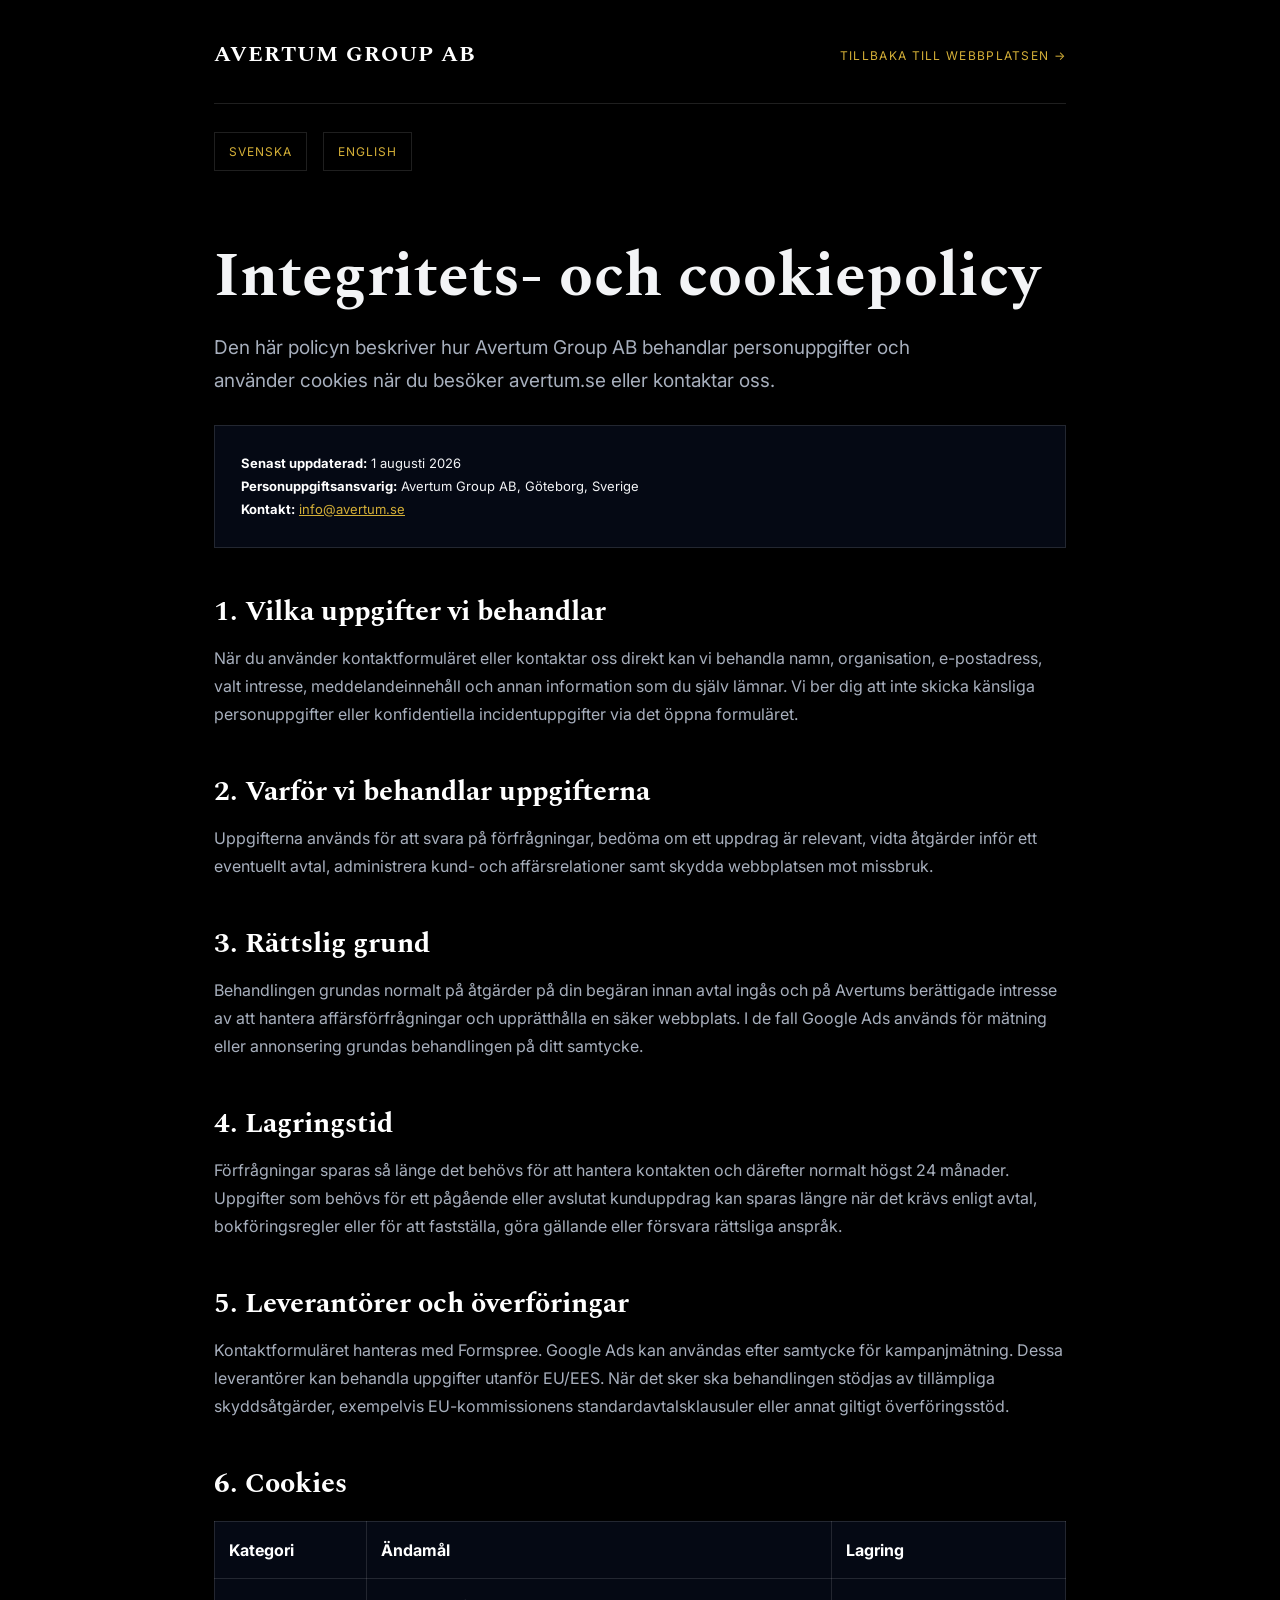
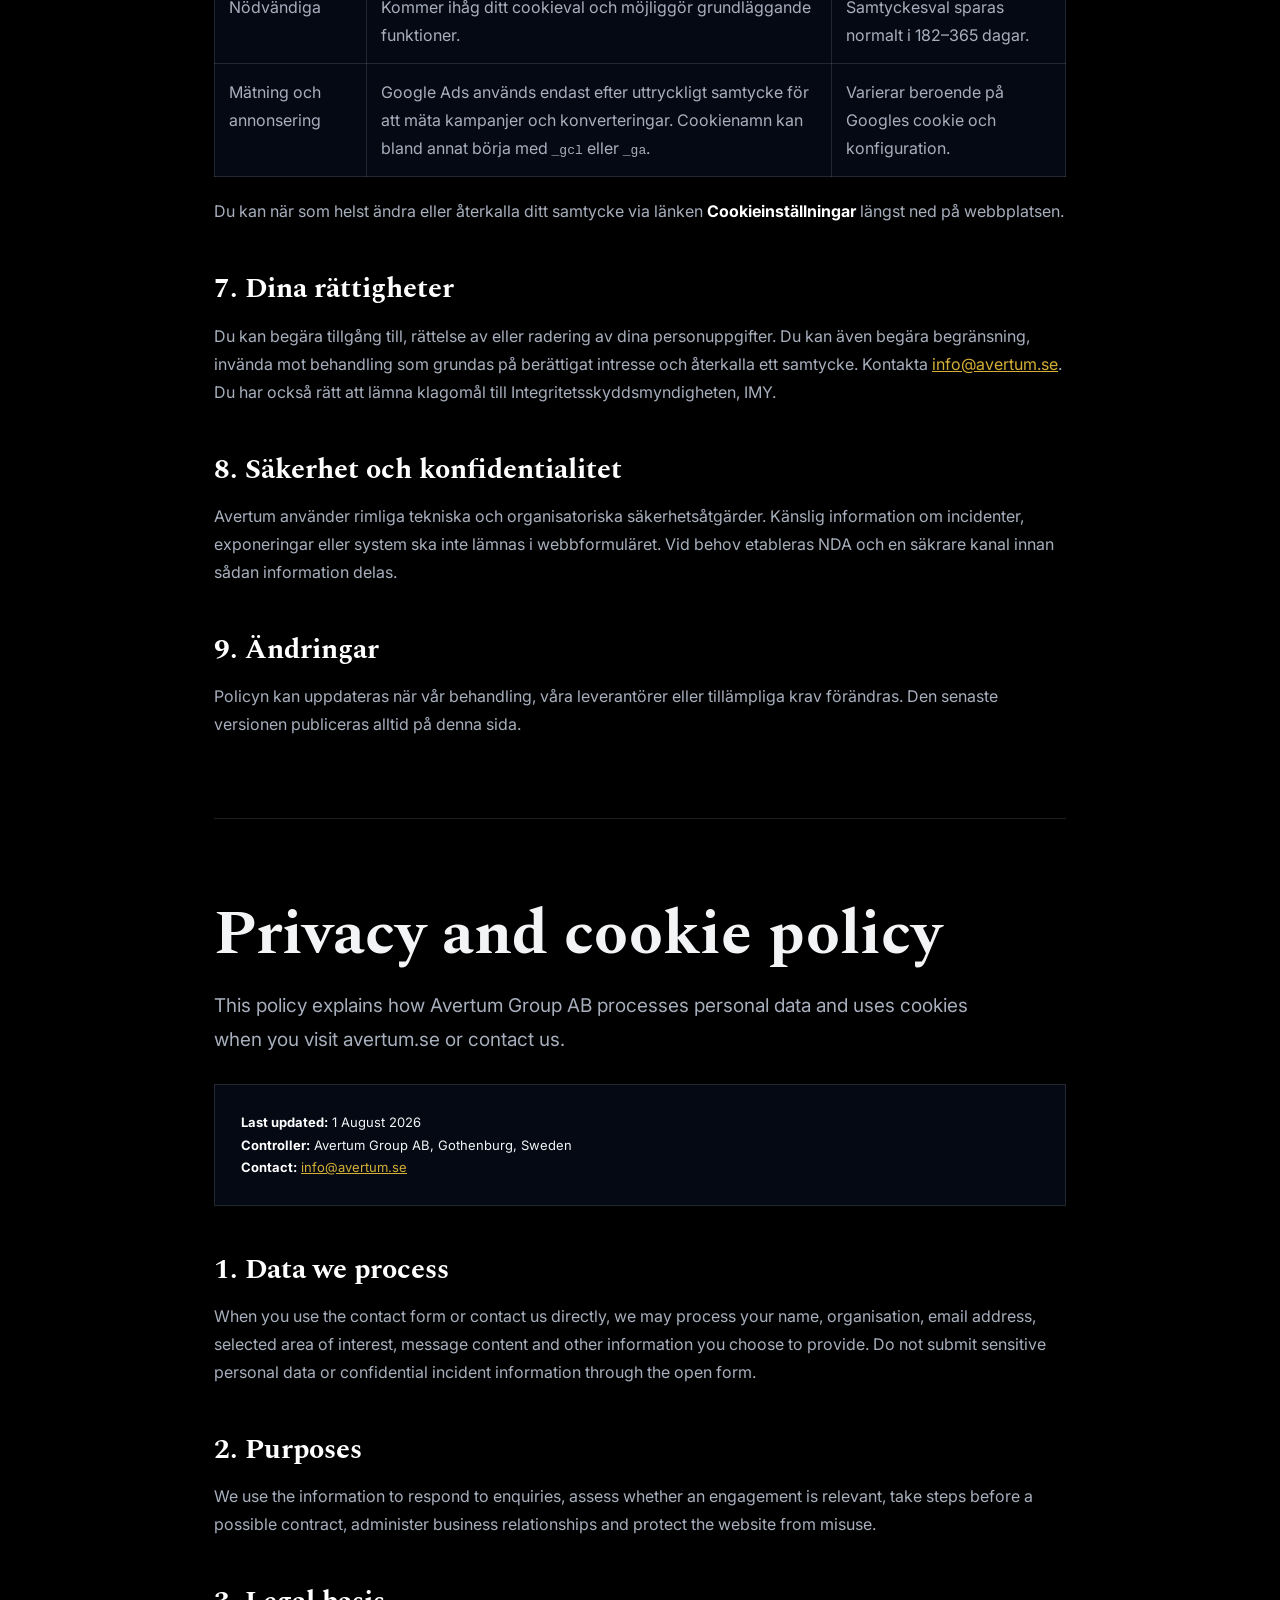
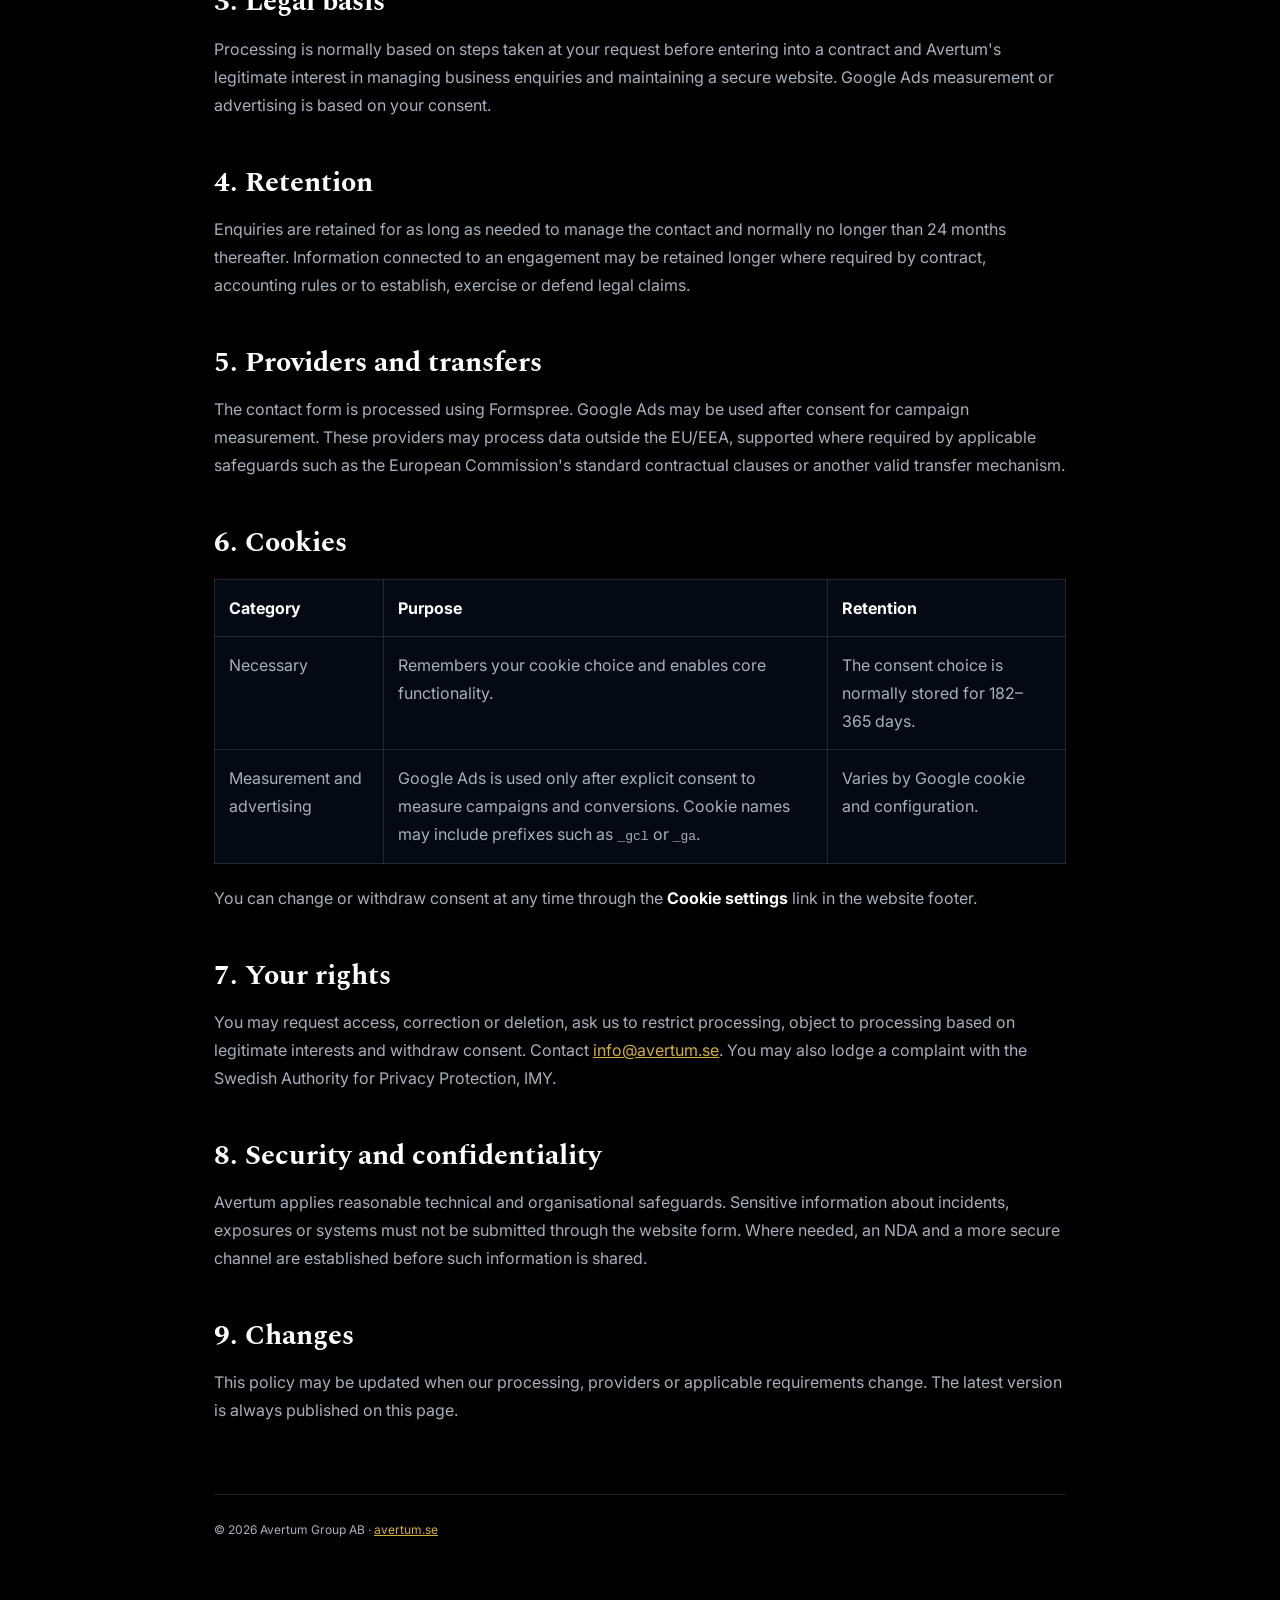
<file: integritet/index.html>
<!doctype html>
<html lang="sv-SE">
<head>
  <meta charset="utf-8">
  <meta name="viewport" content="width=device-width,initial-scale=1">
  <meta name="theme-color" content="#000000">
  <title>Integritets- och cookiepolicy | Avertum</title>
  <meta name="description" content="Information om hur Avertum Group AB behandlar personuppgifter och använder cookies.">
  <link rel="canonical" href="https://avertum.se/integritet/">
  <link rel="preconnect" href="https://fonts.googleapis.com">
  <link rel="preconnect" href="https://fonts.gstatic.com" crossorigin>
  <link href="https://fonts.googleapis.com/css2?family=Inter:wght@400;500;600;700&family=Spectral:wght@400;700&display=swap" rel="stylesheet">
  <style>
    :root{--bg:#000;--panel:#050914;--gold:#D4AF37;--text:#F3F4F6;--muted:#A7AFBD;--border:rgba(255,255,255,.12);--font:'Inter',sans-serif;--head:'Spectral',serif}
    *{box-sizing:border-box} body{margin:0;background:var(--bg);color:var(--text);font-family:var(--font);line-height:1.75} a{color:var(--gold)}
    .wrap{max-width:900px;margin:0 auto;padding:36px 24px 90px}.top{display:flex;justify-content:space-between;gap:20px;align-items:center;padding-bottom:28px;border-bottom:1px solid var(--border)}
    .brand{font-family:var(--head);font-size:22px;font-weight:700;letter-spacing:1px;color:#fff;text-decoration:none}.back{font-size:12px;text-transform:uppercase;letter-spacing:1.3px;text-decoration:none}
    h1,h2{font-family:var(--head);line-height:1.15}h1{font-size:clamp(38px,7vw,62px);margin:70px 0 18px}h2{font-size:28px;margin:48px 0 14px;color:#fff}
    p,li{color:var(--muted)} strong{color:#fff}.intro{font-size:19px;max-width:760px}.card{background:var(--panel);border:1px solid var(--border);padding:26px;margin:28px 0}.small{font-size:13px}.lang-nav{margin:28px 0 0;display:flex;gap:16px;flex-wrap:wrap}.lang-nav a{border:1px solid var(--border);padding:8px 14px;text-decoration:none;font-size:12px;text-transform:uppercase;letter-spacing:1px}.lang-nav a:hover{border-color:var(--gold)}
    table{width:100%;border-collapse:collapse;margin:20px 0;background:var(--panel)}th,td{border:1px solid var(--border);padding:14px;text-align:left;vertical-align:top}th{color:#fff}td{color:var(--muted)}
    .divider{margin:80px 0;border:0;border-top:1px solid var(--border)}footer{margin-top:70px;padding-top:24px;border-top:1px solid var(--border);font-size:12px;color:var(--muted)}
    @media(max-width:650px){.top{align-items:flex-start;flex-direction:column}table,thead,tbody,tr,th,td{display:block}th{border-bottom:0}td{border-top:0}}
  </style>
</head>
<body>
  <main class="wrap">
    <div class="top">
      <a class="brand" href="/">AVERTUM GROUP AB</a>
      <a class="back" href="/">Tillbaka till webbplatsen →</a>
    </div>

    <nav class="lang-nav" aria-label="Språk">
      <a href="#sv">Svenska</a><a href="#en">English</a>
    </nav>

    <section id="sv">
      <h1>Integritets- och cookiepolicy</h1>
      <p class="intro">Den här policyn beskriver hur Avertum Group AB behandlar personuppgifter och använder cookies när du besöker avertum.se eller kontaktar oss.</p>
      <div class="card small"><strong>Senast uppdaterad:</strong> 1 augusti 2026<br><strong>Personuppgiftsansvarig:</strong> Avertum Group AB, Göteborg, Sverige<br><strong>Kontakt:</strong> <a href="mailto:info@avertum.se">info@avertum.se</a></div>

      <h2>1. Vilka uppgifter vi behandlar</h2>
      <p>När du använder kontaktformuläret eller kontaktar oss direkt kan vi behandla namn, organisation, e-postadress, valt intresse, meddelandeinnehåll och annan information som du själv lämnar. Vi ber dig att inte skicka känsliga personuppgifter eller konfidentiella incidentuppgifter via det öppna formuläret.</p>

      <h2>2. Varför vi behandlar uppgifterna</h2>
      <p>Uppgifterna används för att svara på förfrågningar, bedöma om ett uppdrag är relevant, vidta åtgärder inför ett eventuellt avtal, administrera kund- och affärsrelationer samt skydda webbplatsen mot missbruk.</p>

      <h2>3. Rättslig grund</h2>
      <p>Behandlingen grundas normalt på åtgärder på din begäran innan avtal ingås och på Avertums berättigade intresse av att hantera affärsförfrågningar och upprätthålla en säker webbplats. I de fall Google Ads används för mätning eller annonsering grundas behandlingen på ditt samtycke.</p>

      <h2>4. Lagringstid</h2>
      <p>Förfrågningar sparas så länge det behövs för att hantera kontakten och därefter normalt högst 24 månader. Uppgifter som behövs för ett pågående eller avslutat kunduppdrag kan sparas längre när det krävs enligt avtal, bokföringsregler eller för att fastställa, göra gällande eller försvara rättsliga anspråk.</p>

      <h2>5. Leverantörer och överföringar</h2>
      <p>Kontaktformuläret hanteras med Formspree. Google Ads kan användas efter samtycke för kampanjmätning. Dessa leverantörer kan behandla uppgifter utanför EU/EES. När det sker ska behandlingen stödjas av tillämpliga skyddsåtgärder, exempelvis EU-kommissionens standardavtalsklausuler eller annat giltigt överföringsstöd.</p>

      <h2>6. Cookies</h2>
      <table>
        <thead><tr><th>Kategori</th><th>Ändamål</th><th>Lagring</th></tr></thead>
        <tbody>
          <tr><td>Nödvändiga</td><td>Kommer ihåg ditt cookieval och möjliggör grundläggande funktioner.</td><td>Samtyckesval sparas normalt i 182–365 dagar.</td></tr>
          <tr><td>Mätning och annonsering</td><td>Google Ads används endast efter uttryckligt samtycke för att mäta kampanjer och konverteringar. Cookienamn kan bland annat börja med <code>_gcl</code> eller <code>_ga</code>.</td><td>Varierar beroende på Googles cookie och konfiguration.</td></tr>
        </tbody>
      </table>
      <p>Du kan när som helst ändra eller återkalla ditt samtycke via länken <strong>Cookieinställningar</strong> längst ned på webbplatsen.</p>

      <h2>7. Dina rättigheter</h2>
      <p>Du kan begära tillgång till, rättelse av eller radering av dina personuppgifter. Du kan även begära begränsning, invända mot behandling som grundas på berättigat intresse och återkalla ett samtycke. Kontakta <a href="mailto:info@avertum.se">info@avertum.se</a>. Du har också rätt att lämna klagomål till Integritetsskyddsmyndigheten, IMY.</p>

      <h2>8. Säkerhet och konfidentialitet</h2>
      <p>Avertum använder rimliga tekniska och organisatoriska säkerhetsåtgärder. Känslig information om incidenter, exponeringar eller system ska inte lämnas i webbformuläret. Vid behov etableras NDA och en säkrare kanal innan sådan information delas.</p>

      <h2>9. Ändringar</h2>
      <p>Policyn kan uppdateras när vår behandling, våra leverantörer eller tillämpliga krav förändras. Den senaste versionen publiceras alltid på denna sida.</p>
    </section>

    <hr class="divider">

    <section id="en" lang="en">
      <h1>Privacy and cookie policy</h1>
      <p class="intro">This policy explains how Avertum Group AB processes personal data and uses cookies when you visit avertum.se or contact us.</p>
      <div class="card small"><strong>Last updated:</strong> 1 August 2026<br><strong>Controller:</strong> Avertum Group AB, Gothenburg, Sweden<br><strong>Contact:</strong> <a href="mailto:info@avertum.se">info@avertum.se</a></div>

      <h2>1. Data we process</h2>
      <p>When you use the contact form or contact us directly, we may process your name, organisation, email address, selected area of interest, message content and other information you choose to provide. Do not submit sensitive personal data or confidential incident information through the open form.</p>

      <h2>2. Purposes</h2>
      <p>We use the information to respond to enquiries, assess whether an engagement is relevant, take steps before a possible contract, administer business relationships and protect the website from misuse.</p>

      <h2>3. Legal basis</h2>
      <p>Processing is normally based on steps taken at your request before entering into a contract and Avertum's legitimate interest in managing business enquiries and maintaining a secure website. Google Ads measurement or advertising is based on your consent.</p>

      <h2>4. Retention</h2>
      <p>Enquiries are retained for as long as needed to manage the contact and normally no longer than 24 months thereafter. Information connected to an engagement may be retained longer where required by contract, accounting rules or to establish, exercise or defend legal claims.</p>

      <h2>5. Providers and transfers</h2>
      <p>The contact form is processed using Formspree. Google Ads may be used after consent for campaign measurement. These providers may process data outside the EU/EEA, supported where required by applicable safeguards such as the European Commission's standard contractual clauses or another valid transfer mechanism.</p>

      <h2>6. Cookies</h2>
      <table>
        <thead><tr><th>Category</th><th>Purpose</th><th>Retention</th></tr></thead>
        <tbody>
          <tr><td>Necessary</td><td>Remembers your cookie choice and enables core functionality.</td><td>The consent choice is normally stored for 182–365 days.</td></tr>
          <tr><td>Measurement and advertising</td><td>Google Ads is used only after explicit consent to measure campaigns and conversions. Cookie names may include prefixes such as <code>_gcl</code> or <code>_ga</code>.</td><td>Varies by Google cookie and configuration.</td></tr>
        </tbody>
      </table>
      <p>You can change or withdraw consent at any time through the <strong>Cookie settings</strong> link in the website footer.</p>

      <h2>7. Your rights</h2>
      <p>You may request access, correction or deletion, ask us to restrict processing, object to processing based on legitimate interests and withdraw consent. Contact <a href="mailto:info@avertum.se">info@avertum.se</a>. You may also lodge a complaint with the Swedish Authority for Privacy Protection, IMY.</p>

      <h2>8. Security and confidentiality</h2>
      <p>Avertum applies reasonable technical and organisational safeguards. Sensitive information about incidents, exposures or systems must not be submitted through the website form. Where needed, an NDA and a more secure channel are established before such information is shared.</p>

      <h2>9. Changes</h2>
      <p>This policy may be updated when our processing, providers or applicable requirements change. The latest version is always published on this page.</p>
    </section>

    <footer>© 2026 Avertum Group AB · <a href="/">avertum.se</a></footer>
  </main>
</body>
</html>
</file>
